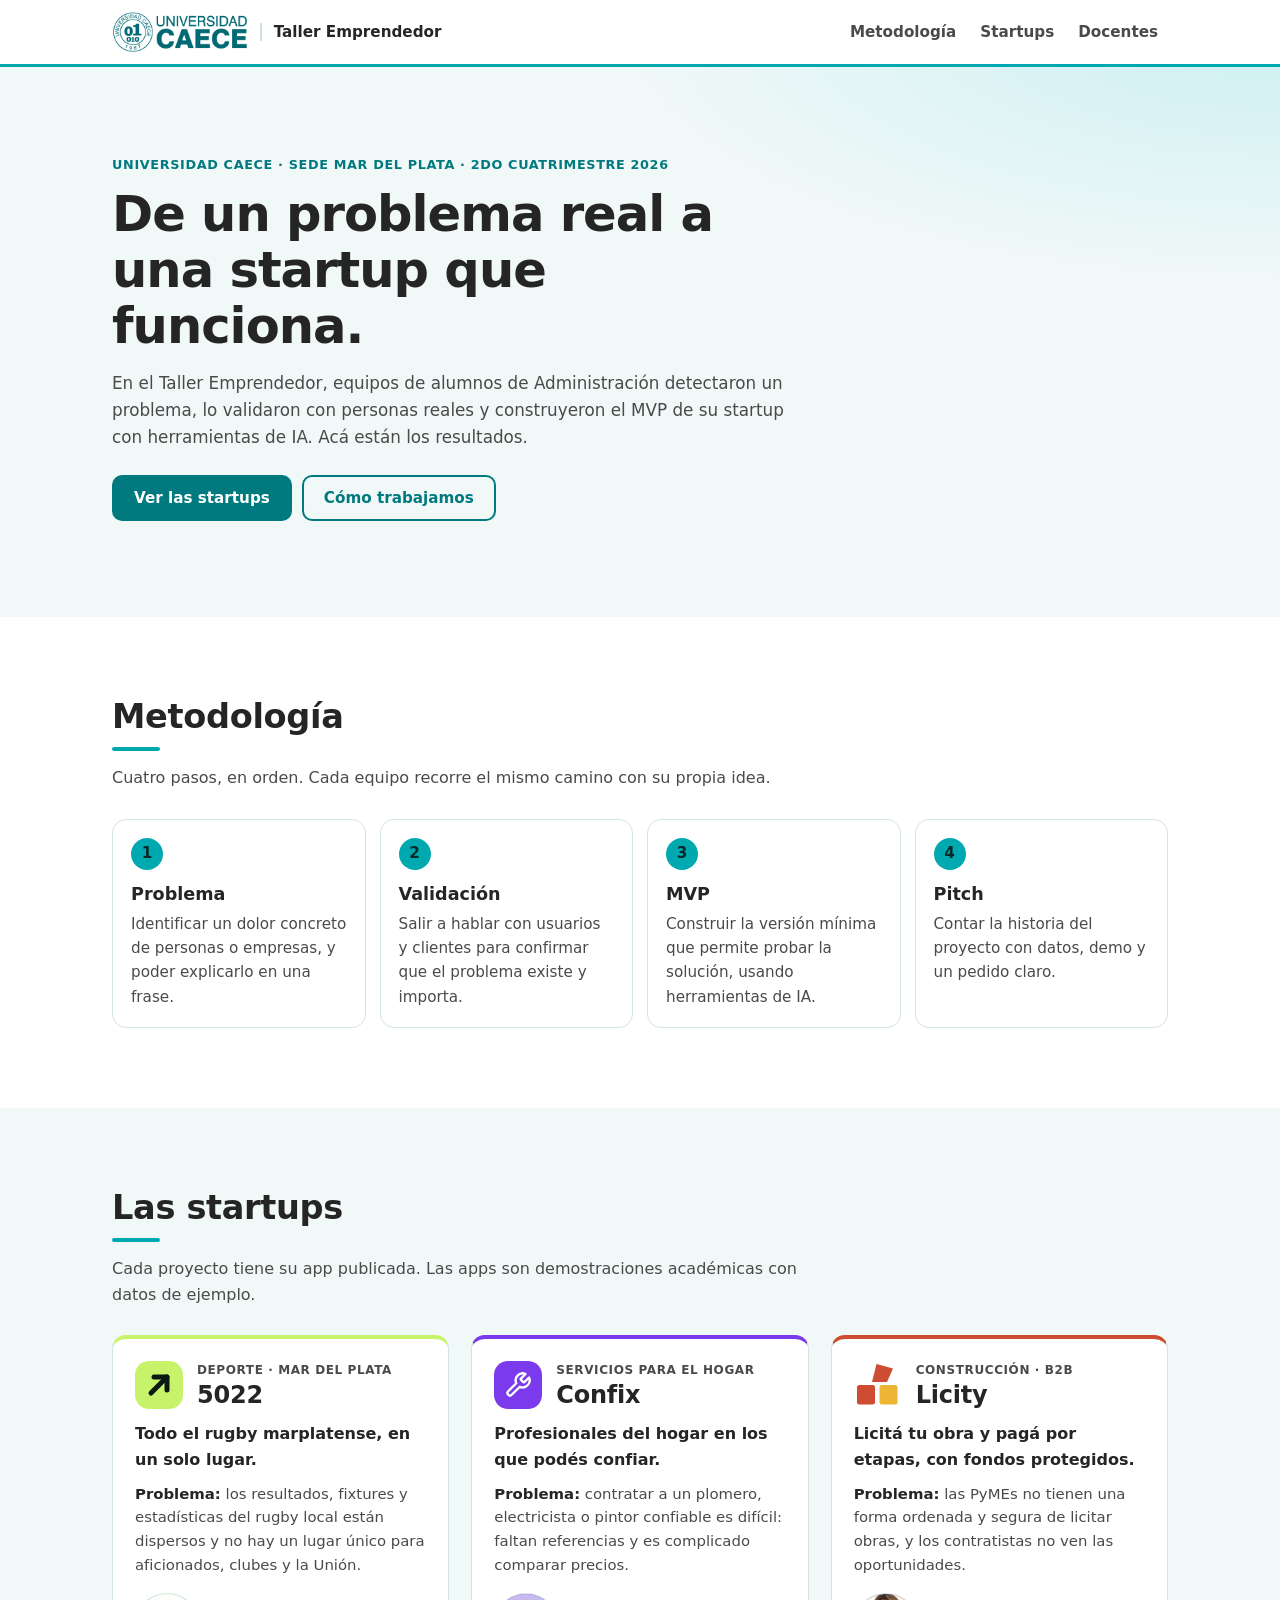
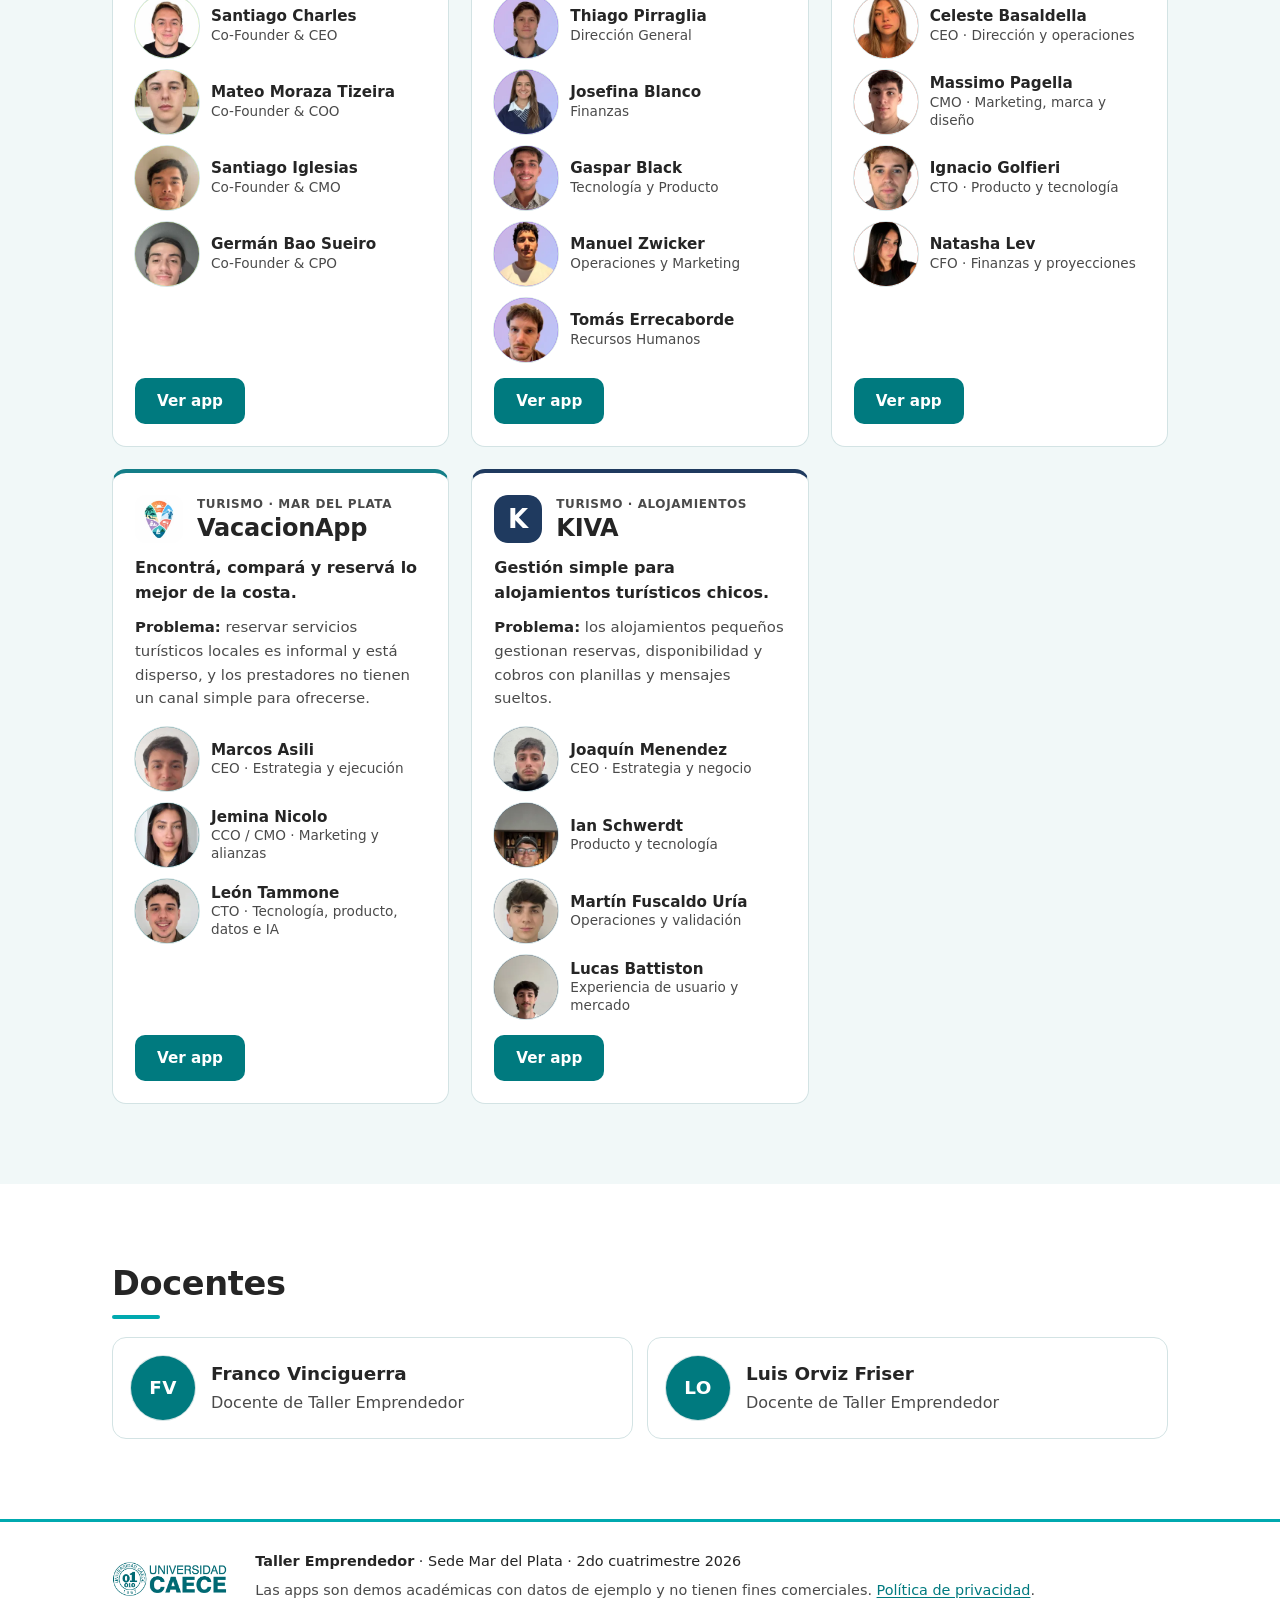
<file: index.html>
<!doctype html>
<html lang="es-AR">
<head>
  <meta charset="utf-8">
  <meta name="viewport" content="width=device-width, initial-scale=1">
  <meta name="theme-color" content="#00a9af">
  <title>Taller Emprendedor · UCAECE · 2do cuatrimestre 2026</title>
  <meta name="description" content="Taller Emprendedor de la Universidad CAECE (sede Mar del Plata), 2do cuatrimestre 2026: equipos de alumnos construyeron el MVP de su startup.">
  <meta property="og:title" content="Taller Emprendedor · UCAECE · 2do cuatrimestre 2026">
  <meta property="og:description" content="Taller Emprendedor de la Universidad CAECE (sede Mar del Plata), 2do cuatrimestre 2026: equipos de alumnos construyeron el MVP de su startup.">
  <meta property="og:type" content="website">
  <link rel="icon" href="data:image/svg+xml,%3Csvg xmlns='http://www.w3.org/2000/svg' viewBox='0 0 32 32'%3E%3Crect width='32' height='32' rx='7' fill='%2300a9af'/%3E%3Cpath d='M9 22l7-12 7 12z' fill='%23fff'/%3E%3C/svg%3E">
  <link rel="stylesheet" href="styles.css">
</head>
<body>
  <a class="salto" href="#startups">Ir a las startups</a>

  <header class="barra">
    <div class="contenedor barra-interna">
      <a class="marca" href="#inicio" aria-label="Universidad CAECE · Taller Emprendedor, inicio">
        <picture>
          <source media="(prefers-color-scheme: dark)" srcset="logos/logo_caece.png">
          <img src="logos/logo_caece2.png" alt="Universidad CAECE" width="130" height="38">
        </picture>
        <span class="marca-texto">Taller Emprendedor</span>
      </a>
      <nav class="menu" aria-label="Secciones">
        <a href="#metodologia">Metodología</a>
        <a href="#startups">Startups</a>
        <a href="#docentes">Docentes</a>
      </nav>
    </div>
  </header>

  <main id="inicio">
    <section class="hero">
      <div class="contenedor">
        <p class="etiqueta">Universidad CAECE · Sede Mar del Plata · 2do cuatrimestre 2026</p>
        <h1>De un problema real a una startup que funciona.</h1>
        <p class="bajada">
          En el Taller Emprendedor, equipos de alumnos de Administración detectaron un problema,
          lo validaron con personas reales y construyeron el MVP de su startup con herramientas de IA.
          Acá están los resultados.
        </p>
        <div class="acciones">
          <a class="boton boton-primario" href="#startups">Ver las startups</a>
          <a class="boton boton-secundario" href="#metodologia">Cómo trabajamos</a>
        </div>
      </div>
    </section>

    <section id="metodologia" class="seccion">
      <div class="contenedor">
        <h2>Metodología</h2>
        <p class="intro">Cuatro pasos, en orden. Cada equipo recorre el mismo camino con su propia idea.</p>
        <ol class="pasos">
          <li>
            <span class="paso-num" aria-hidden="true">1</span>
            <h3>Problema</h3>
            <p>Identificar un dolor concreto de personas o empresas, y poder explicarlo en una frase.</p>
          </li>
          <li>
            <span class="paso-num" aria-hidden="true">2</span>
            <h3>Validación</h3>
            <p>Salir a hablar con usuarios y clientes para confirmar que el problema existe y importa.</p>
          </li>
          <li>
            <span class="paso-num" aria-hidden="true">3</span>
            <h3>MVP</h3>
            <p>Construir la versión mínima que permite probar la solución, usando herramientas de IA.</p>
          </li>
          <li>
            <span class="paso-num" aria-hidden="true">4</span>
            <h3>Pitch</h3>
            <p>Contar la historia del proyecto con datos, demo y un pedido claro.</p>
          </li>
        </ol>
      </div>
    </section>

    <section id="startups" class="seccion seccion-alt">
      <div class="contenedor">
        <h2>Las startups</h2>
        <p class="intro">Cada proyecto tiene su app publicada. Las apps son demostraciones académicas con datos de ejemplo.</p>
        <div class="tarjetas">
        <article class="tarjeta" id="startup-5022" style="--startup:#c7f36b;--sobre-startup:#0c1912">
          <header class="tarjeta-cabecera">
            <img class="logo-startup" src="logos/5022-mark.svg" alt="" width="48" height="48" loading="lazy" decoding="async">
            <div>
              <p class="tarjeta-tag">Deporte · Mar del Plata</p>
              <h3>5022</h3>
            </div>
          </header>
          <p class="frase">Todo el rugby marplatense, en un solo lugar.</p>
          <p class="problema"><strong>Problema:</strong> los resultados, fixtures y estadísticas del rugby local están dispersos y no hay un lugar único para aficionados, clubes y la Unión.</p>
          <ul class="integrantes" aria-label="Integrantes de 5022">
            <li class="integrante">
              <span class="avatar"><span class="avatar-iniciales" aria-hidden="true">SC</span><img src="fotos/5022/charles_santiago.webp" alt="Santiago Charles" width="64" height="64" loading="lazy" decoding="async" onerror="this.remove()"></span>
              <span class="integrante-datos"><strong>Santiago Charles</strong><span>Co-Founder &amp; CEO</span></span>
            </li>
            <li class="integrante">
              <span class="avatar"><span class="avatar-iniciales" aria-hidden="true">MM</span><img src="fotos/5022/moraza_tizeira_mateo.webp" alt="Mateo Moraza Tizeira" width="64" height="64" loading="lazy" decoding="async" onerror="this.remove()"></span>
              <span class="integrante-datos"><strong>Mateo Moraza Tizeira</strong><span>Co-Founder &amp; COO</span></span>
            </li>
            <li class="integrante">
              <span class="avatar"><span class="avatar-iniciales" aria-hidden="true">SI</span><img src="fotos/5022/iglesias_santiago.webp" alt="Santiago Iglesias" width="64" height="64" loading="lazy" decoding="async" onerror="this.remove()"></span>
              <span class="integrante-datos"><strong>Santiago Iglesias</strong><span>Co-Founder &amp; CMO</span></span>
            </li>
            <li class="integrante">
              <span class="avatar"><span class="avatar-iniciales" aria-hidden="true">GB</span><img src="fotos/5022/bao_sueiro_german.webp" alt="Germán Bao Sueiro" width="64" height="64" loading="lazy" decoding="async" onerror="this.remove()"></span>
              <span class="integrante-datos"><strong>Germán Bao Sueiro</strong><span>Co-Founder &amp; CPO</span></span>
            </li>
          </ul>
          <div class="tarjeta-botones"><a class="boton boton-primario" href="https://5022-ucaecemdp.web.app">Ver app<span class="sr-only"> de 5022</span></a></div>
        </article>
        <article class="tarjeta" id="startup-confix" style="--startup:#7c3aed;--sobre-startup:#ffffff">
          <header class="tarjeta-cabecera">
            <img class="logo-startup" src="logos/confix-mark.svg" alt="" width="48" height="48" loading="lazy" decoding="async">
            <div>
              <p class="tarjeta-tag">Servicios para el hogar</p>
              <h3>Confix</h3>
            </div>
          </header>
          <p class="frase">Profesionales del hogar en los que podés confiar.</p>
          <p class="problema"><strong>Problema:</strong> contratar a un plomero, electricista o pintor confiable es difícil: faltan referencias y es complicado comparar precios.</p>
          <ul class="integrantes" aria-label="Integrantes de Confix">
            <li class="integrante">
              <span class="avatar"><span class="avatar-iniciales" aria-hidden="true">TP</span><img src="fotos/confix/pirraglia_thiago.webp" alt="Thiago Pirraglia" width="64" height="64" loading="lazy" decoding="async" onerror="this.remove()"></span>
              <span class="integrante-datos"><strong>Thiago Pirraglia</strong><span>Dirección General</span></span>
            </li>
            <li class="integrante">
              <span class="avatar"><span class="avatar-iniciales" aria-hidden="true">JB</span><img src="fotos/confix/blanco_josefina.webp" alt="Josefina Blanco" width="64" height="64" loading="lazy" decoding="async" onerror="this.remove()"></span>
              <span class="integrante-datos"><strong>Josefina Blanco</strong><span>Finanzas</span></span>
            </li>
            <li class="integrante">
              <span class="avatar"><span class="avatar-iniciales" aria-hidden="true">GB</span><img src="fotos/confix/black_gaspar.webp" alt="Gaspar Black" width="64" height="64" loading="lazy" decoding="async" onerror="this.remove()"></span>
              <span class="integrante-datos"><strong>Gaspar Black</strong><span>Tecnología y Producto</span></span>
            </li>
            <li class="integrante">
              <span class="avatar"><span class="avatar-iniciales" aria-hidden="true">MZ</span><img src="fotos/confix/zwicker_manuel.webp" alt="Manuel Zwicker" width="64" height="64" loading="lazy" decoding="async" onerror="this.remove()"></span>
              <span class="integrante-datos"><strong>Manuel Zwicker</strong><span>Operaciones y Marketing</span></span>
            </li>
            <li class="integrante">
              <span class="avatar"><span class="avatar-iniciales" aria-hidden="true">TE</span><img src="fotos/confix/errecaborde_tomas.webp" alt="Tomás Errecaborde" width="64" height="64" loading="lazy" decoding="async" onerror="this.remove()"></span>
              <span class="integrante-datos"><strong>Tomás Errecaborde</strong><span>Recursos Humanos</span></span>
            </li>
          </ul>
          <div class="tarjeta-botones"><a class="boton boton-primario" href="https://confix-ucaecemdp.web.app">Ver app<span class="sr-only"> de Confix</span></a></div>
        </article>
        <article class="tarjeta" id="startup-licity" style="--startup:#ce4c32;--sobre-startup:#ffffff">
          <header class="tarjeta-cabecera">
            <img class="logo-startup" src="logos/licity-mark.svg" alt="" width="48" height="48" loading="lazy" decoding="async">
            <div>
              <p class="tarjeta-tag">Construcción · B2B</p>
              <h3>Licity</h3>
            </div>
          </header>
          <p class="frase">Licitá tu obra y pagá por etapas, con fondos protegidos.</p>
          <p class="problema"><strong>Problema:</strong> las PyMEs no tienen una forma ordenada y segura de licitar obras, y los contratistas no ven las oportunidades.</p>
          <ul class="integrantes" aria-label="Integrantes de Licity">
            <li class="integrante">
              <span class="avatar"><span class="avatar-iniciales" aria-hidden="true">CB</span><img src="fotos/licity/basaldella_celeste.webp" alt="Celeste Basaldella" width="64" height="64" loading="lazy" decoding="async" onerror="this.remove()"></span>
              <span class="integrante-datos"><strong>Celeste Basaldella</strong><span>CEO · Dirección y operaciones</span></span>
            </li>
            <li class="integrante">
              <span class="avatar"><span class="avatar-iniciales" aria-hidden="true">MP</span><img src="fotos/licity/pagella_massimo.webp" alt="Massimo Pagella" width="64" height="64" loading="lazy" decoding="async" onerror="this.remove()"></span>
              <span class="integrante-datos"><strong>Massimo Pagella</strong><span>CMO · Marketing, marca y diseño</span></span>
            </li>
            <li class="integrante">
              <span class="avatar"><span class="avatar-iniciales" aria-hidden="true">IG</span><img src="fotos/licity/golfieri_ignacio.webp" alt="Ignacio Golfieri" width="64" height="64" loading="lazy" decoding="async" onerror="this.remove()"></span>
              <span class="integrante-datos"><strong>Ignacio Golfieri</strong><span>CTO · Producto y tecnología</span></span>
            </li>
            <li class="integrante">
              <span class="avatar"><span class="avatar-iniciales" aria-hidden="true">NL</span><img src="fotos/licity/lev_natasha.webp" alt="Natasha Lev" width="64" height="64" loading="lazy" decoding="async" onerror="this.remove()"></span>
              <span class="integrante-datos"><strong>Natasha Lev</strong><span>CFO · Finanzas y proyecciones</span></span>
            </li>
          </ul>
          <div class="tarjeta-botones"><a class="boton boton-primario" href="https://licity-ucaecemdp.web.app">Ver app<span class="sr-only"> de Licity</span></a></div>
        </article>
        <article class="tarjeta" id="startup-vacacionapp" style="--startup:#147e88;--sobre-startup:#ffffff">
          <header class="tarjeta-cabecera">
            <img class="logo-startup" src="logos/vacacionapp.webp" alt="" width="48" height="48" loading="lazy" decoding="async">
            <div>
              <p class="tarjeta-tag">Turismo · Mar del Plata</p>
              <h3>VacacionApp</h3>
            </div>
          </header>
          <p class="frase">Encontrá, compará y reservá lo mejor de la costa.</p>
          <p class="problema"><strong>Problema:</strong> reservar servicios turísticos locales es informal y está disperso, y los prestadores no tienen un canal simple para ofrecerse.</p>
          <ul class="integrantes" aria-label="Integrantes de VacacionApp">
            <li class="integrante">
              <span class="avatar"><span class="avatar-iniciales" aria-hidden="true">MA</span><img src="fotos/vacacionapp/asili_marcos.webp" alt="Marcos Asili" width="64" height="64" loading="lazy" decoding="async" onerror="this.remove()"></span>
              <span class="integrante-datos"><strong>Marcos Asili</strong><span>CEO · Estrategia y ejecución</span></span>
            </li>
            <li class="integrante">
              <span class="avatar"><span class="avatar-iniciales" aria-hidden="true">JN</span><img src="fotos/vacacionapp/nicolo_jemina.webp" alt="Jemina Nicolo" width="64" height="64" loading="lazy" decoding="async" onerror="this.remove()"></span>
              <span class="integrante-datos"><strong>Jemina Nicolo</strong><span>CCO / CMO · Marketing y alianzas</span></span>
            </li>
            <li class="integrante">
              <span class="avatar"><span class="avatar-iniciales" aria-hidden="true">LT</span><img src="fotos/vacacionapp/tammone_leon.webp" alt="León Tammone" width="64" height="64" loading="lazy" decoding="async" onerror="this.remove()"></span>
              <span class="integrante-datos"><strong>León Tammone</strong><span>CTO · Tecnología, producto, datos e IA</span></span>
            </li>
          </ul>
          <div class="tarjeta-botones"><a class="boton boton-primario" href="https://vacacionapp-ucaecemdp.web.app">Ver app<span class="sr-only"> de VacacionApp</span></a></div>
        </article>
        <article class="tarjeta" id="startup-kiva" style="--startup:#1f3a5f;--sobre-startup:#ffffff">
          <header class="tarjeta-cabecera">
            <img class="logo-startup" src="logos/kiva-mark.svg" alt="" width="48" height="48" loading="lazy" decoding="async">
            <div>
              <p class="tarjeta-tag">Turismo · Alojamientos</p>
              <h3>KIVA</h3>
            </div>
          </header>
          <p class="frase">Gestión simple para alojamientos turísticos chicos.</p>
          <p class="problema"><strong>Problema:</strong> los alojamientos pequeños gestionan reservas, disponibilidad y cobros con planillas y mensajes sueltos.</p>
          <ul class="integrantes" aria-label="Integrantes de KIVA">
            <li class="integrante">
              <span class="avatar"><span class="avatar-iniciales" aria-hidden="true">JM</span><img src="fotos/kiva/menendez_joaquin.webp" alt="Joaquín Menendez" width="64" height="64" loading="lazy" decoding="async" onerror="this.remove()"></span>
              <span class="integrante-datos"><strong>Joaquín Menendez</strong><span>CEO · Estrategia y negocio</span></span>
            </li>
            <li class="integrante">
              <span class="avatar"><span class="avatar-iniciales" aria-hidden="true">IS</span><img src="fotos/kiva/schwerdt_ian.webp" alt="Ian Schwerdt" width="64" height="64" loading="lazy" decoding="async" onerror="this.remove()"></span>
              <span class="integrante-datos"><strong>Ian Schwerdt</strong><span>Producto y tecnología</span></span>
            </li>
            <li class="integrante">
              <span class="avatar"><span class="avatar-iniciales" aria-hidden="true">MF</span><img src="fotos/kiva/fuscaldo_uria_martin.webp" alt="Martín Fuscaldo Uría" width="64" height="64" loading="lazy" decoding="async" onerror="this.remove()"></span>
              <span class="integrante-datos"><strong>Martín Fuscaldo Uría</strong><span>Operaciones y validación</span></span>
            </li>
            <li class="integrante">
              <span class="avatar"><span class="avatar-iniciales" aria-hidden="true">LB</span><img src="fotos/kiva/battiston_lucas.webp" alt="Lucas Battiston" width="64" height="64" loading="lazy" decoding="async" onerror="this.remove()"></span>
              <span class="integrante-datos"><strong>Lucas Battiston</strong><span>Experiencia de usuario y mercado</span></span>
            </li>
          </ul>
          <div class="tarjeta-botones"><a class="boton boton-primario" href="https://kiva-ucaecemdp.web.app">Ver app<span class="sr-only"> de KIVA</span></a></div>
        </article>
        </div>
      </div>
    </section>

    <section id="docentes" class="seccion">
      <div class="contenedor">
        <h2>Docentes</h2>
        <ul class="docentes">
          <li><span class="avatar avatar-docente" aria-hidden="true"><span class="avatar-iniciales">FV</span></span><div><h3>Franco Vinciguerra</h3><p>Docente de Taller Emprendedor</p></div></li>
          <li><span class="avatar avatar-docente" aria-hidden="true"><span class="avatar-iniciales">LO</span></span><div><h3>Luis Orviz Friser</h3><p>Docente de Taller Emprendedor</p></div></li>
        </ul>
      </div>
    </section>
  </main>

  <footer class="pie">
    <div class="contenedor pie-interno">
      <picture>
        <source media="(prefers-color-scheme: dark)" srcset="logos/logo_caece.png">
        <img src="logos/logo_caece2.png" alt="Universidad CAECE" width="130" height="38" loading="lazy">
      </picture>
      <div>
        <p><strong>Taller Emprendedor</strong> · Sede Mar del Plata · 2do cuatrimestre 2026</p>
        <p class="pie-aviso">Las apps son demos académicas con datos de ejemplo y no tienen fines comerciales. <a href="privacidad.html">Política de privacidad</a>.</p>
      </div>
    </div>
  </footer>
</body>
</html>
</file>
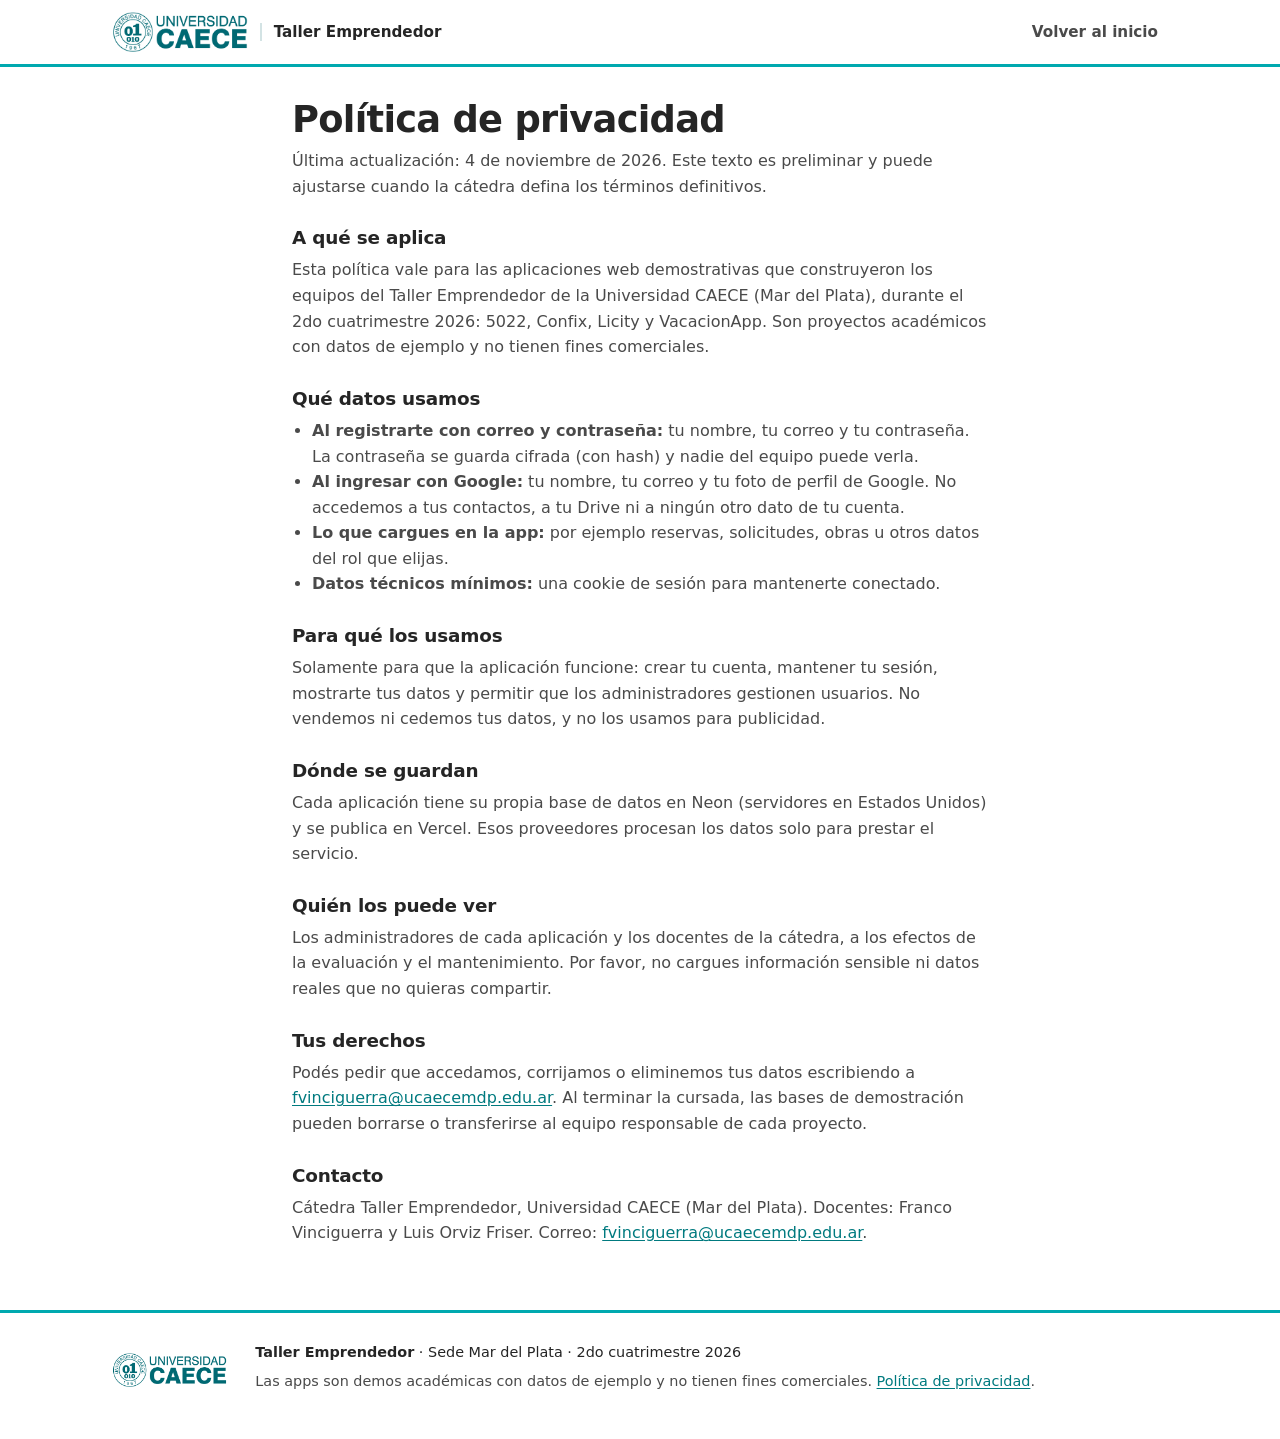
<file: privacidad.html>
<!doctype html>
<html lang="es-AR">
<head>
  <meta charset="utf-8">
  <meta name="viewport" content="width=device-width, initial-scale=1">
  <meta name="theme-color" content="#00a9af">
  <title>Política de privacidad · Taller Emprendedor UCAECE</title>
  <meta name="description" content="Política de privacidad de las aplicaciones demostrativas del Taller Emprendedor de la Universidad CAECE.">
  <meta property="og:title" content="Política de privacidad · Taller Emprendedor UCAECE">
  <meta property="og:description" content="Política de privacidad de las aplicaciones demostrativas del Taller Emprendedor de la Universidad CAECE.">
  <meta property="og:type" content="website">
  <link rel="icon" href="data:image/svg+xml,%3Csvg xmlns='http://www.w3.org/2000/svg' viewBox='0 0 32 32'%3E%3Crect width='32' height='32' rx='7' fill='%2300a9af'/%3E%3Cpath d='M9 22l7-12 7 12z' fill='%23fff'/%3E%3C/svg%3E">
  <link rel="stylesheet" href="styles.css">
</head>
<body>
  <header class="barra">
    <div class="contenedor barra-interna">
      <a class="marca" href="./" aria-label="Universidad CAECE · Taller Emprendedor, inicio">
        <picture>
          <source media="(prefers-color-scheme: dark)" srcset="logos/logo_caece.png">
          <img src="logos/logo_caece2.png" alt="Universidad CAECE" width="130" height="38">
        </picture>
        <span class="marca-texto">Taller Emprendedor</span>
      </a>
      <nav class="menu" aria-label="Secciones">
        <a href="./">Volver al inicio</a>
      </nav>
    </div>
  </header>

  <main class="contenedor legal">
    <h1>Política de privacidad</h1>
    <p class="intro">Última actualización: 4 de noviembre de 2026. Este texto es preliminar y puede ajustarse cuando la cátedra defina los términos definitivos.</p>

    <h2>A qué se aplica</h2>
    <p>Esta política vale para las aplicaciones web demostrativas que construyeron los equipos del Taller Emprendedor de la Universidad CAECE (Mar del Plata), durante el 2do cuatrimestre 2026: 5022, Confix, Licity y VacacionApp. Son proyectos académicos con datos de ejemplo y no tienen fines comerciales.</p>

    <h2>Qué datos usamos</h2>
    <ul>
      <li><strong>Al registrarte con correo y contraseña:</strong> tu nombre, tu correo y tu contraseña. La contraseña se guarda cifrada (con hash) y nadie del equipo puede verla.</li>
      <li><strong>Al ingresar con Google:</strong> tu nombre, tu correo y tu foto de perfil de Google. No accedemos a tus contactos, a tu Drive ni a ningún otro dato de tu cuenta.</li>
      <li><strong>Lo que cargues en la app:</strong> por ejemplo reservas, solicitudes, obras u otros datos del rol que elijas.</li>
      <li><strong>Datos técnicos mínimos:</strong> una cookie de sesión para mantenerte conectado.</li>
    </ul>

    <h2>Para qué los usamos</h2>
    <p>Solamente para que la aplicación funcione: crear tu cuenta, mantener tu sesión, mostrarte tus datos y permitir que los administradores gestionen usuarios. No vendemos ni cedemos tus datos, y no los usamos para publicidad.</p>

    <h2>Dónde se guardan</h2>
    <p>Cada aplicación tiene su propia base de datos en Neon (servidores en Estados Unidos) y se publica en Vercel. Esos proveedores procesan los datos solo para prestar el servicio.</p>

    <h2>Quién los puede ver</h2>
    <p>Los administradores de cada aplicación y los docentes de la cátedra, a los efectos de la evaluación y el mantenimiento. Por favor, no cargues información sensible ni datos reales que no quieras compartir.</p>

    <h2>Tus derechos</h2>
    <p>Podés pedir que accedamos, corrijamos o eliminemos tus datos escribiendo a <a href="mailto:fvinciguerra@ucaecemdp.edu.ar">fvinciguerra@ucaecemdp.edu.ar</a>. Al terminar la cursada, las bases de demostración pueden borrarse o transferirse al equipo responsable de cada proyecto.</p>

    <h2>Contacto</h2>
    <p>Cátedra Taller Emprendedor, Universidad CAECE (Mar del Plata). Docentes: Franco Vinciguerra y Luis Orviz Friser. Correo: <a href="mailto:fvinciguerra@ucaecemdp.edu.ar">fvinciguerra@ucaecemdp.edu.ar</a>.</p>
  </main>

  <footer class="pie">
    <div class="contenedor pie-interno">
      <picture>
        <source media="(prefers-color-scheme: dark)" srcset="logos/logo_caece.png">
        <img src="logos/logo_caece2.png" alt="Universidad CAECE" width="130" height="38" loading="lazy">
      </picture>
      <div>
        <p><strong>Taller Emprendedor</strong> · Sede Mar del Plata · 2do cuatrimestre 2026</p>
        <p class="pie-aviso">Las apps son demos académicas con datos de ejemplo y no tienen fines comerciales. <a href="privacidad.html">Política de privacidad</a>.</p>
      </div>
    </div>
  </footer>
</body>
</html>
</file>
<file: styles.css>
/* Taller Emprendedor · UCAECE · Sede Mar del Plata
   Paleta tomada de ucaecemdp.edu.ar: turquesa #00a9af, celeste #aae7ec y grises neutros.
   Mobile first: los estilos base son de celular y se amplían con min-width. */

:root {
  --fondo: #ffffff;
  --fondo-alt: #f1f8f8;
  --tarjeta: #ffffff;
  --texto: #252525;
  --texto-suave: #4a4a4a;
  --borde: #d3e3e4;
  --turquesa: #00a9af;          /* color de marca (decorativo) */
  --celeste: #aae7ec;
  --accion: #007a7f;            /* turquesa más oscuro: texto y botones con contraste AA */
  --accion-hover: #006266;
  --sobre-accion: #ffffff;
  --radio: 14px;
  --espacio: clamp(16px, 4vw, 32px);
}

@media (prefers-color-scheme: dark) {
  :root {
    --fondo: #101516;
    --fondo-alt: #151c1d;
    --tarjeta: #1a2223;
    --texto: #eef3f3;
    --texto-suave: #b9c8c9;
    --borde: #2a3739;
    --accion: #5fd9de;
    --accion-hover: #86e5e9;
    --sobre-accion: #0b1112;
  }
}

*, *::before, *::after { box-sizing: border-box; }

html {
  -webkit-text-size-adjust: 100%;
  text-size-adjust: 100%;
  scroll-behavior: smooth;
  scroll-padding-top: 16px;
}

body {
  margin: 0;
  min-width: 320px;
  font-family: "Open Sans", system-ui, -apple-system, "Segoe UI", Roboto, "Helvetica Neue", Arial, sans-serif;
  font-size: 1rem;
  line-height: 1.6;
  color: var(--texto);
  background: var(--fondo);
  -webkit-font-smoothing: antialiased;
  overflow-wrap: break-word;
}

img { max-width: 100%; height: auto; }
a { color: inherit; }
h1, h2, h3, p, ul, ol { margin-top: 0; }

.contenedor {
  width: 100%;
  max-width: 1120px;
  margin: 0 auto;
  padding-inline: var(--espacio);
}

.sr-only {
  position: absolute;
  width: 1px; height: 1px;
  margin: -1px; padding: 0;
  overflow: hidden;
  clip: rect(0 0 0 0);
  white-space: nowrap;
  border: 0;
}

.salto {
  position: absolute;
  left: -999px;
  top: 8px;
  z-index: 30;
  padding: 10px 14px;
  border-radius: 8px;
  background: var(--accion);
  color: var(--sobre-accion);
}
.salto:focus { left: 8px; }

:focus-visible { outline: 3px solid var(--turquesa); outline-offset: 2px; border-radius: 4px; }

/* ---------- Barra superior ---------- */
.barra {
  background: var(--fondo);
  border-bottom: 3px solid var(--turquesa);
}
.barra-interna {
  display: flex;
  flex-direction: column;
  align-items: flex-start;
  gap: 4px;
  padding-block: 10px;
}
.marca {
  display: inline-flex;
  align-items: center;
  gap: 12px;
  text-decoration: none;
  min-height: 44px;
}
.marca img { display: block; width: auto; height: 36px; }
.marca-texto {
  padding-left: 12px;
  border-left: 2px solid var(--borde);
  font-weight: 700;
  font-size: 0.95rem;
  line-height: 1.2;
  color: var(--texto);
}
.menu { display: flex; flex-wrap: wrap; gap: 2px 4px; margin-left: -10px; }
.menu a {
  display: inline-flex;
  align-items: center;
  min-height: 44px;
  padding: 0 10px;
  font-size: 0.95rem;
  font-weight: 600;
  text-decoration: none;
  color: var(--texto-suave);
  border-radius: 8px;
}
.menu a:hover { color: var(--accion); background: var(--fondo-alt); }

/* ---------- Hero ---------- */
.hero {
  padding-block: 40px 44px;
  background:
    radial-gradient(60rem 24rem at 100% -10%, color-mix(in srgb, var(--celeste) 55%, transparent), transparent 70%),
    var(--fondo-alt);
}
.etiqueta {
  margin-bottom: 12px;
  font-size: 0.8rem;
  font-weight: 700;
  letter-spacing: 0.05em;
  text-transform: uppercase;
  color: var(--accion);
}
h1 {
  margin-bottom: 16px;
  max-width: 20ch;
  font-size: clamp(1.85rem, 7vw, 3.1rem);
  line-height: 1.12;
  letter-spacing: -0.02em;
}
.bajada { max-width: 44rem; margin-bottom: 24px; font-size: 1.05rem; color: var(--texto-suave); }
.acciones { display: flex; flex-direction: column; gap: 10px; }

/* ---------- Botones ---------- */
.boton {
  display: inline-flex;
  align-items: center;
  justify-content: center;
  min-height: 46px;
  padding: 0 20px;
  border: 2px solid transparent;
  border-radius: 10px;
  font: inherit;
  font-weight: 700;
  font-size: 0.95rem;
  text-align: center;
  text-decoration: none;
  transition: background 0.15s, border-color 0.15s, color 0.15s;
}
.boton-primario { background: var(--accion); color: var(--sobre-accion); }
.boton-primario:hover { background: var(--accion-hover); }
.boton-secundario { border-color: var(--accion); color: var(--accion); background: transparent; }
.boton-secundario:hover { background: var(--fondo); }

/* ---------- Secciones ---------- */
.seccion { padding-block: 44px; }
.seccion-alt { background: var(--fondo-alt); }
h2 { margin-bottom: 8px; font-size: clamp(1.5rem, 5vw, 2.1rem); line-height: 1.2; letter-spacing: -0.01em; }
h2::after {
  content: "";
  display: block;
  width: 48px; height: 4px;
  margin-top: 10px;
  border-radius: 2px;
  background: var(--turquesa);
}
.intro { margin: 14px 0 28px; max-width: 44rem; color: var(--texto-suave); }

/* ---------- Metodología ---------- */
.pasos {
  list-style: none;
  margin: 0; padding: 0;
  display: grid;
  gap: 14px;
  grid-template-columns: repeat(auto-fit, minmax(min(100%, 220px), 1fr));
}
.pasos li {
  padding: 18px;
  background: var(--tarjeta);
  border: 1px solid var(--borde);
  border-radius: var(--radio);
}
.pasos h3 { margin: 10px 0 4px; font-size: 1.1rem; }
.pasos p { margin: 0; font-size: 0.95rem; color: var(--texto-suave); }
.paso-num {
  display: inline-flex;
  align-items: center;
  justify-content: center;
  width: 32px; height: 32px;
  border-radius: 50%;
  background: var(--turquesa);
  color: #06292a;
  font-weight: 800;
  font-size: 0.95rem;
}

/* ---------- Tarjetas de startups ---------- */
.tarjetas {
  display: grid;
  gap: 18px;
  grid-template-columns: repeat(auto-fit, minmax(min(100%, 320px), 1fr));
}
.tarjeta {
  display: flex;
  flex-direction: column;
  padding: 22px;
  background: var(--tarjeta);
  border: 1px solid var(--borde);
  border-top: 4px solid var(--startup, var(--turquesa));
  border-radius: var(--radio);
}
.tarjeta-pendiente { border-style: dashed; border-top-style: solid; }
.tarjeta-cabecera { display: flex; align-items: center; gap: 14px; margin-bottom: 12px; }
.logo-startup { flex: none; width: 48px; height: 48px; object-fit: contain; border-radius: 12px; background: #fff; }
.tarjeta-tag {
  margin: 0;
  font-size: 0.75rem;
  font-weight: 700;
  letter-spacing: 0.05em;
  text-transform: uppercase;
  color: var(--texto-suave);
}
.tarjeta h3 { margin: 0; font-size: 1.5rem; line-height: 1.2; letter-spacing: -0.01em; }
.frase { margin-bottom: 10px; font-weight: 700; }
.problema { margin-bottom: 16px; font-size: 0.93rem; color: var(--texto-suave); }
.problema strong { color: var(--texto); }
.tarjeta-botones { display: flex; flex-wrap: wrap; gap: 10px; margin-top: auto; padding-top: 16px; }
.tarjeta-botones .boton { width: 100%; }
.insignia {
  display: inline-block;
  padding: 7px 14px;
  border: 1px solid var(--borde);
  border-radius: 999px;
  background: var(--fondo-alt);
  font-size: 0.85rem;
  font-weight: 700;
  color: var(--texto-suave);
}

/* ---------- Integrantes ---------- */
.integrantes { list-style: none; margin: 0; padding: 0; display: grid; gap: 12px; }
.integrante { display: flex; align-items: center; gap: 12px; }
.avatar {
  position: relative;
  flex: none;
  width: 64px; height: 64px;
  border-radius: 50%;
  overflow: hidden;
  background: var(--startup, var(--accion));
  box-shadow: 0 0 0 1px var(--borde);
}
.avatar img {
  position: absolute;
  inset: 0;
  width: 100%; height: 100%;
  object-fit: cover;
  transform: scale(1.12);              /* recorta el fondo blanco de las fotos redondas */
  background: var(--fondo-alt);
}
.avatar-iniciales {
  position: absolute;
  inset: 0;
  display: flex;
  align-items: center;
  justify-content: center;
  font-weight: 800;
  font-size: 1.15rem;
  letter-spacing: 0.02em;
  color: var(--sobre-startup, #fff);
}
.integrante-datos { display: flex; flex-direction: column; min-width: 0; line-height: 1.3; }
.integrante-datos strong { font-size: 0.95rem; }
.integrante-datos span { font-size: 0.85rem; color: var(--texto-suave); }

/* ---------- Docentes ---------- */
.docentes {
  list-style: none;
  margin: 18px 0 0; padding: 0;
  display: grid;
  gap: 14px;
  grid-template-columns: repeat(auto-fit, minmax(min(100%, 280px), 1fr));
}
.docentes li {
  display: flex;
  align-items: center;
  gap: 16px;
  padding: 18px;
  background: var(--tarjeta);
  border: 1px solid var(--borde);
  border-radius: var(--radio);
}
.avatar-docente { --startup: var(--accion); --sobre-startup: var(--sobre-accion); }
.docentes h3 { margin: 0 0 2px; font-size: 1.15rem; }
.docentes p { margin: 0; color: var(--texto-suave); }

/* ---------- Pie ---------- */
.pie { padding-block: 28px 40px; border-top: 3px solid var(--turquesa); font-size: 0.9rem; }
.pie-interno { display: flex; flex-direction: column; gap: 14px; }
.pie img { display: block; height: 34px; width: auto; }
.pie p { margin: 0 0 6px; }
.pie-aviso { color: var(--texto-suave); }
.pie a { color: var(--accion); text-decoration: underline; text-underline-offset: 2px; }

/* ---------- Páginas legales ---------- */
.legal { padding-block: 32px 48px; max-width: 760px; }
.legal h1 { max-width: none; font-size: clamp(1.7rem, 6vw, 2.3rem); margin-bottom: 8px; }
.legal h2 { margin: 28px 0 8px; font-size: 1.15rem; }
.legal h2::after { display: none; }
.legal .intro { margin: 0 0 8px; }
.legal p, .legal li { color: var(--texto-suave); }
.legal ul { padding-left: 20px; }
.legal a { color: var(--accion); text-decoration: underline; text-underline-offset: 2px; }

/* ---------- Tablet ---------- */
@media (min-width: 600px) {
  .acciones { flex-direction: row; flex-wrap: wrap; }
  .tarjeta-botones .boton { width: auto; }
  .hero { padding-block: 64px 72px; }
  .seccion { padding-block: 64px; }
  .barra-interna { flex-direction: row; align-items: center; justify-content: space-between; gap: 16px; }
  .menu { margin-left: 0; }
  .marca img { height: 40px; }
  .pie-interno { flex-direction: row; align-items: center; gap: 28px; }
}

/* ---------- Escritorio ---------- */
@media (min-width: 1000px) {
  .hero { padding-block: 88px 96px; }
  .seccion { padding-block: 80px; }
  .tarjetas { gap: 22px; }
}

/* ---------- Ajustes de accesibilidad ---------- */
@media (prefers-reduced-motion: reduce) {
  html { scroll-behavior: auto; }
  .boton { transition: none; }
}
@media (forced-colors: active) {
  .avatar, .tarjeta { border: 1px solid CanvasText; }
}
</file>
